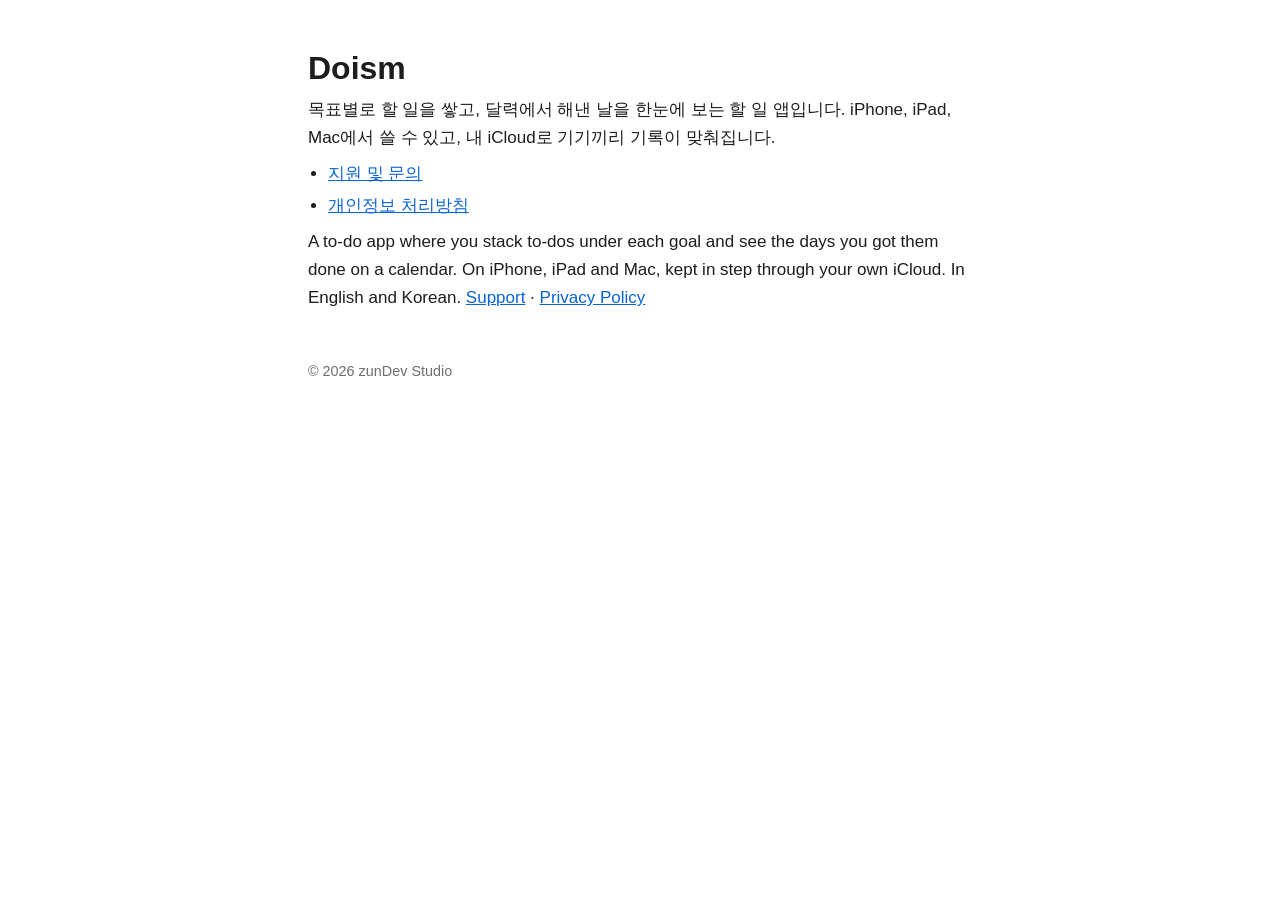
<file: index.html>
<!doctype html>
<html lang="ko">
<head>
  <meta charset="utf-8">
  <meta name="viewport" content="width=device-width, initial-scale=1">
  <title>Doism</title>
  <meta name="description" content="Doism - 목표별 할 일과 달력. iPhone, iPad, Mac">
  <link rel="stylesheet" href="style.css">
</head>
<body>
<main>
  <h1>Doism</h1>
  <p>목표별로 할 일을 쌓고, 달력에서 해낸 날을 한눈에 보는 할 일 앱입니다. iPhone, iPad, Mac에서 쓸 수 있고, 내 iCloud로 기기끼리 기록이 맞춰집니다.</p>
  <ul>
    <li><a href="support/">지원 및 문의</a></li>
    <li><a href="privacy/">개인정보 처리방침</a></li>
  </ul>
  <p lang="en">A to-do app where you stack to-dos under each goal and see the days you got them done on a calendar. On iPhone, iPad and Mac, kept in step through your own iCloud. In English and Korean. <a href="support/">Support</a> · <a href="privacy/">Privacy Policy</a></p>
  <footer>© 2026 zunDev Studio</footer>
</main>
</body>
</html>
</file>
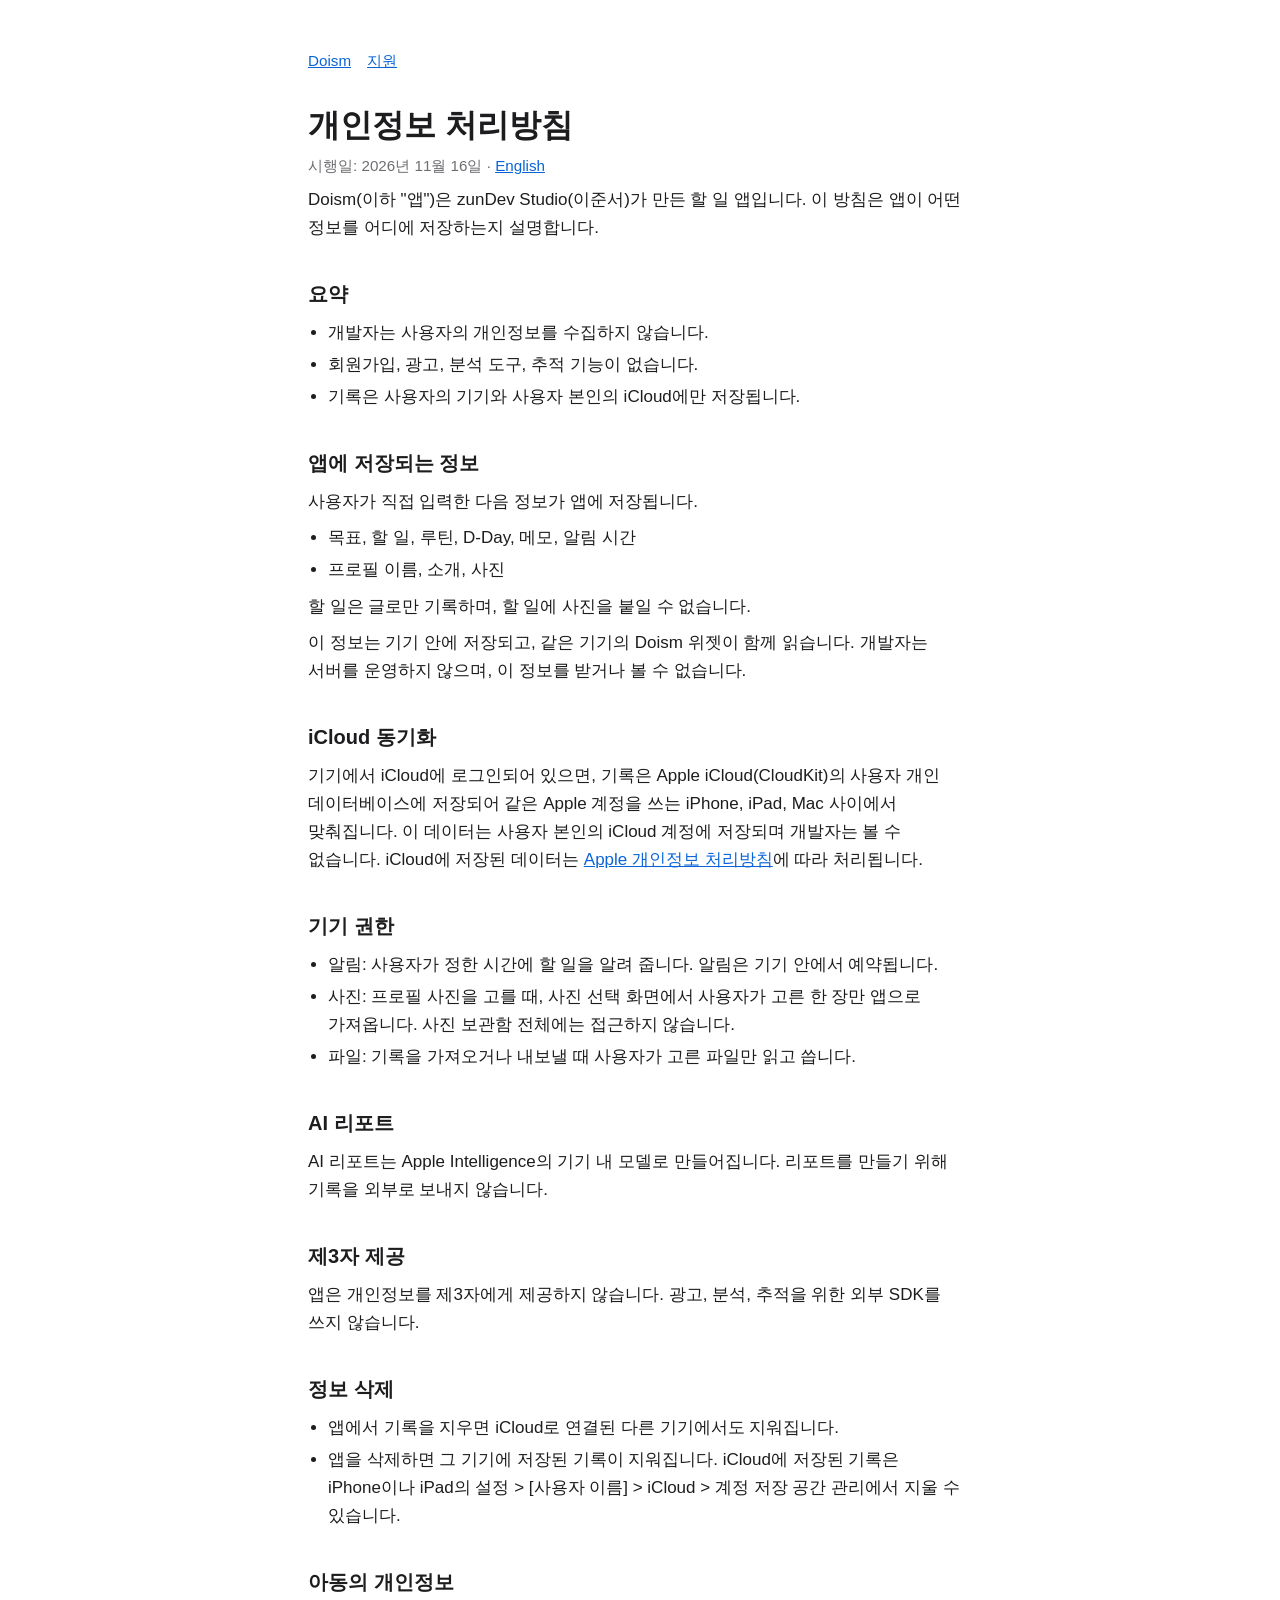
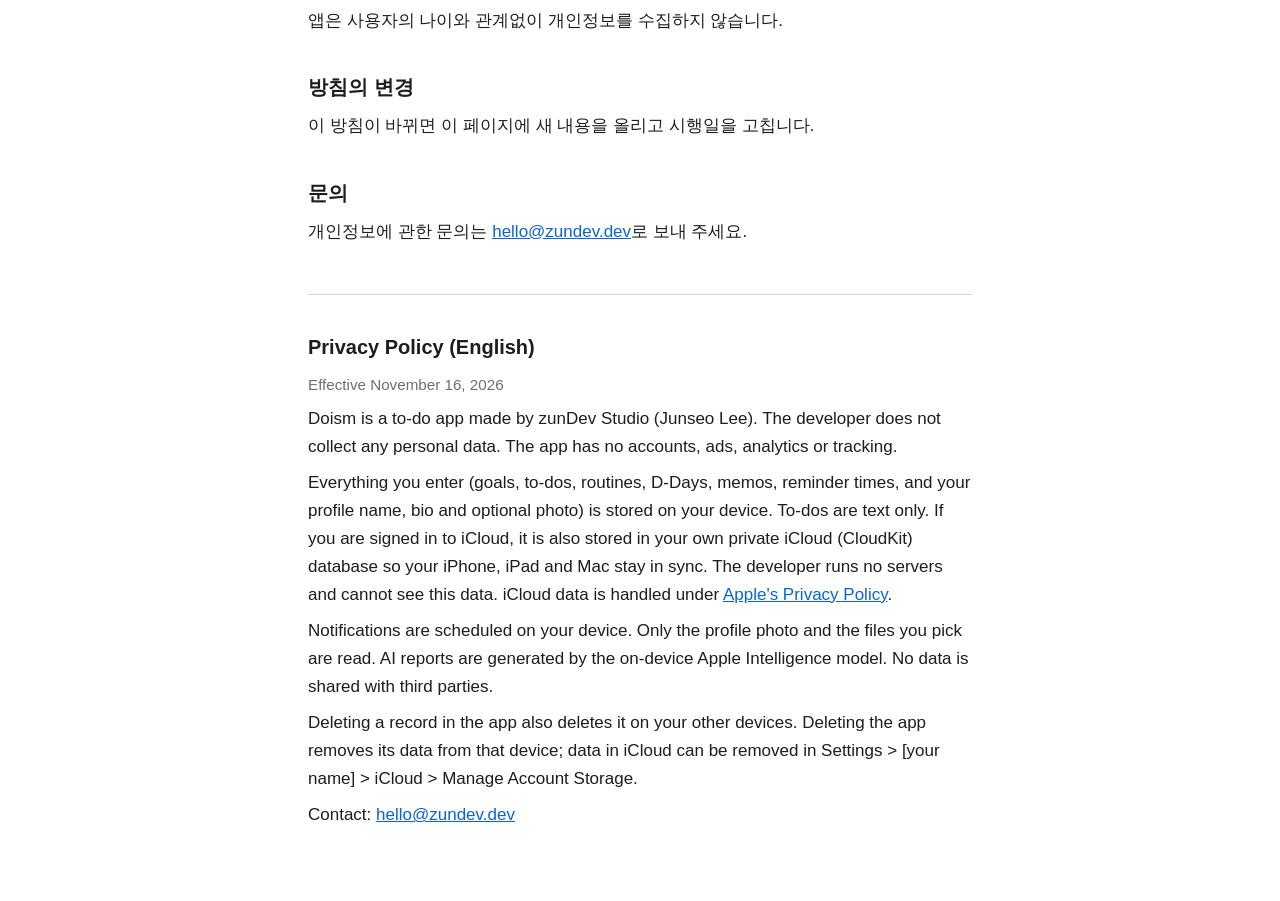
<file: privacy/index.html>
<!doctype html>
<html lang="ko">
<head>
  <meta charset="utf-8">
  <meta name="viewport" content="width=device-width, initial-scale=1">
  <title>개인정보 처리방침 - Doism</title>
  <link rel="stylesheet" href="../style.css">
</head>
<body>
<main>
  <nav><a href="../">Doism</a><a href="../support/">지원</a></nav>

  <h1>개인정보 처리방침</h1>
  <p class="meta">시행일: 2026년 11월 16일 · <a href="#en" lang="en">English</a></p>

  <p>Doism(이하 "앱")은 zunDev Studio(이준서)가 만든 할 일 앱입니다. 이 방침은 앱이 어떤 정보를 어디에 저장하는지 설명합니다.</p>

  <h2>요약</h2>
  <ul>
    <li>개발자는 사용자의 개인정보를 수집하지 않습니다.</li>
    <li>회원가입, 광고, 분석 도구, 추적 기능이 없습니다.</li>
    <li>기록은 사용자의 기기와 사용자 본인의 iCloud에만 저장됩니다.</li>
  </ul>

  <h2>앱에 저장되는 정보</h2>
  <p>사용자가 직접 입력한 다음 정보가 앱에 저장됩니다.</p>
  <ul>
    <li>목표, 할 일, 루틴, D-Day, 메모, 알림 시간</li>
    <li>프로필 이름, 소개, 사진</li>
  </ul>
  <p>할 일은 글로만 기록하며, 할 일에 사진을 붙일 수 없습니다.</p>
  <p>이 정보는 기기 안에 저장되고, 같은 기기의 Doism 위젯이 함께 읽습니다. 개발자는 서버를 운영하지 않으며, 이 정보를 받거나 볼 수 없습니다.</p>

  <h2>iCloud 동기화</h2>
  <p>기기에서 iCloud에 로그인되어 있으면, 기록은 Apple iCloud(CloudKit)의 사용자 개인 데이터베이스에 저장되어 같은 Apple 계정을 쓰는 iPhone, iPad, Mac 사이에서 맞춰집니다. 이 데이터는 사용자 본인의 iCloud 계정에 저장되며 개발자는 볼 수 없습니다. iCloud에 저장된 데이터는 <a href="https://www.apple.com/kr/legal/privacy/">Apple 개인정보 처리방침</a>에 따라 처리됩니다.</p>

  <h2>기기 권한</h2>
  <ul>
    <li>알림: 사용자가 정한 시간에 할 일을 알려 줍니다. 알림은 기기 안에서 예약됩니다.</li>
    <li>사진: 프로필 사진을 고를 때, 사진 선택 화면에서 사용자가 고른 한 장만 앱으로 가져옵니다. 사진 보관함 전체에는 접근하지 않습니다.</li>
    <li>파일: 기록을 가져오거나 내보낼 때 사용자가 고른 파일만 읽고 씁니다.</li>
  </ul>

  <h2>AI 리포트</h2>
  <p>AI 리포트는 Apple Intelligence의 기기 내 모델로 만들어집니다. 리포트를 만들기 위해 기록을 외부로 보내지 않습니다.</p>

  <h2>제3자 제공</h2>
  <p>앱은 개인정보를 제3자에게 제공하지 않습니다. 광고, 분석, 추적을 위한 외부 SDK를 쓰지 않습니다.</p>

  <h2>정보 삭제</h2>
  <ul>
    <li>앱에서 기록을 지우면 iCloud로 연결된 다른 기기에서도 지워집니다.</li>
    <li>앱을 삭제하면 그 기기에 저장된 기록이 지워집니다. iCloud에 저장된 기록은 iPhone이나 iPad의 설정 &gt; [사용자 이름] &gt; iCloud &gt; 계정 저장 공간 관리에서 지울 수 있습니다.</li>
  </ul>

  <h2>아동의 개인정보</h2>
  <p>앱은 사용자의 나이와 관계없이 개인정보를 수집하지 않습니다.</p>

  <h2>방침의 변경</h2>
  <p>이 방침이 바뀌면 이 페이지에 새 내용을 올리고 시행일을 고칩니다.</p>

  <h2>문의</h2>
  <p>개인정보에 관한 문의는 <a href="mailto:hello@zundev.dev">hello@zundev.dev</a>로 보내 주세요.</p>

  <hr>

  <h2 lang="en" id="en">Privacy Policy (English)</h2>
  <div lang="en">
    <p class="meta">Effective November 16, 2026</p>
    <p>Doism is a to-do app made by zunDev Studio (Junseo Lee). The developer does not collect any personal data. The app has no accounts, ads, analytics or tracking.</p>
    <p>Everything you enter (goals, to-dos, routines, D-Days, memos, reminder times, and your profile name, bio and optional photo) is stored on your device. To-dos are text only. If you are signed in to iCloud, it is also stored in your own private iCloud (CloudKit) database so your iPhone, iPad and Mac stay in sync. The developer runs no servers and cannot see this data. iCloud data is handled under <a href="https://www.apple.com/legal/privacy/">Apple's Privacy Policy</a>.</p>
    <p>Notifications are scheduled on your device. Only the profile photo and the files you pick are read. AI reports are generated by the on-device Apple Intelligence model. No data is shared with third parties.</p>
    <p>Deleting a record in the app also deletes it on your other devices. Deleting the app removes its data from that device; data in iCloud can be removed in Settings &gt; [your name] &gt; iCloud &gt; Manage Account Storage.</p>
    <p>Contact: <a href="mailto:hello@zundev.dev">hello@zundev.dev</a></p>
  </div>
</main>
</body>
</html>
</file>
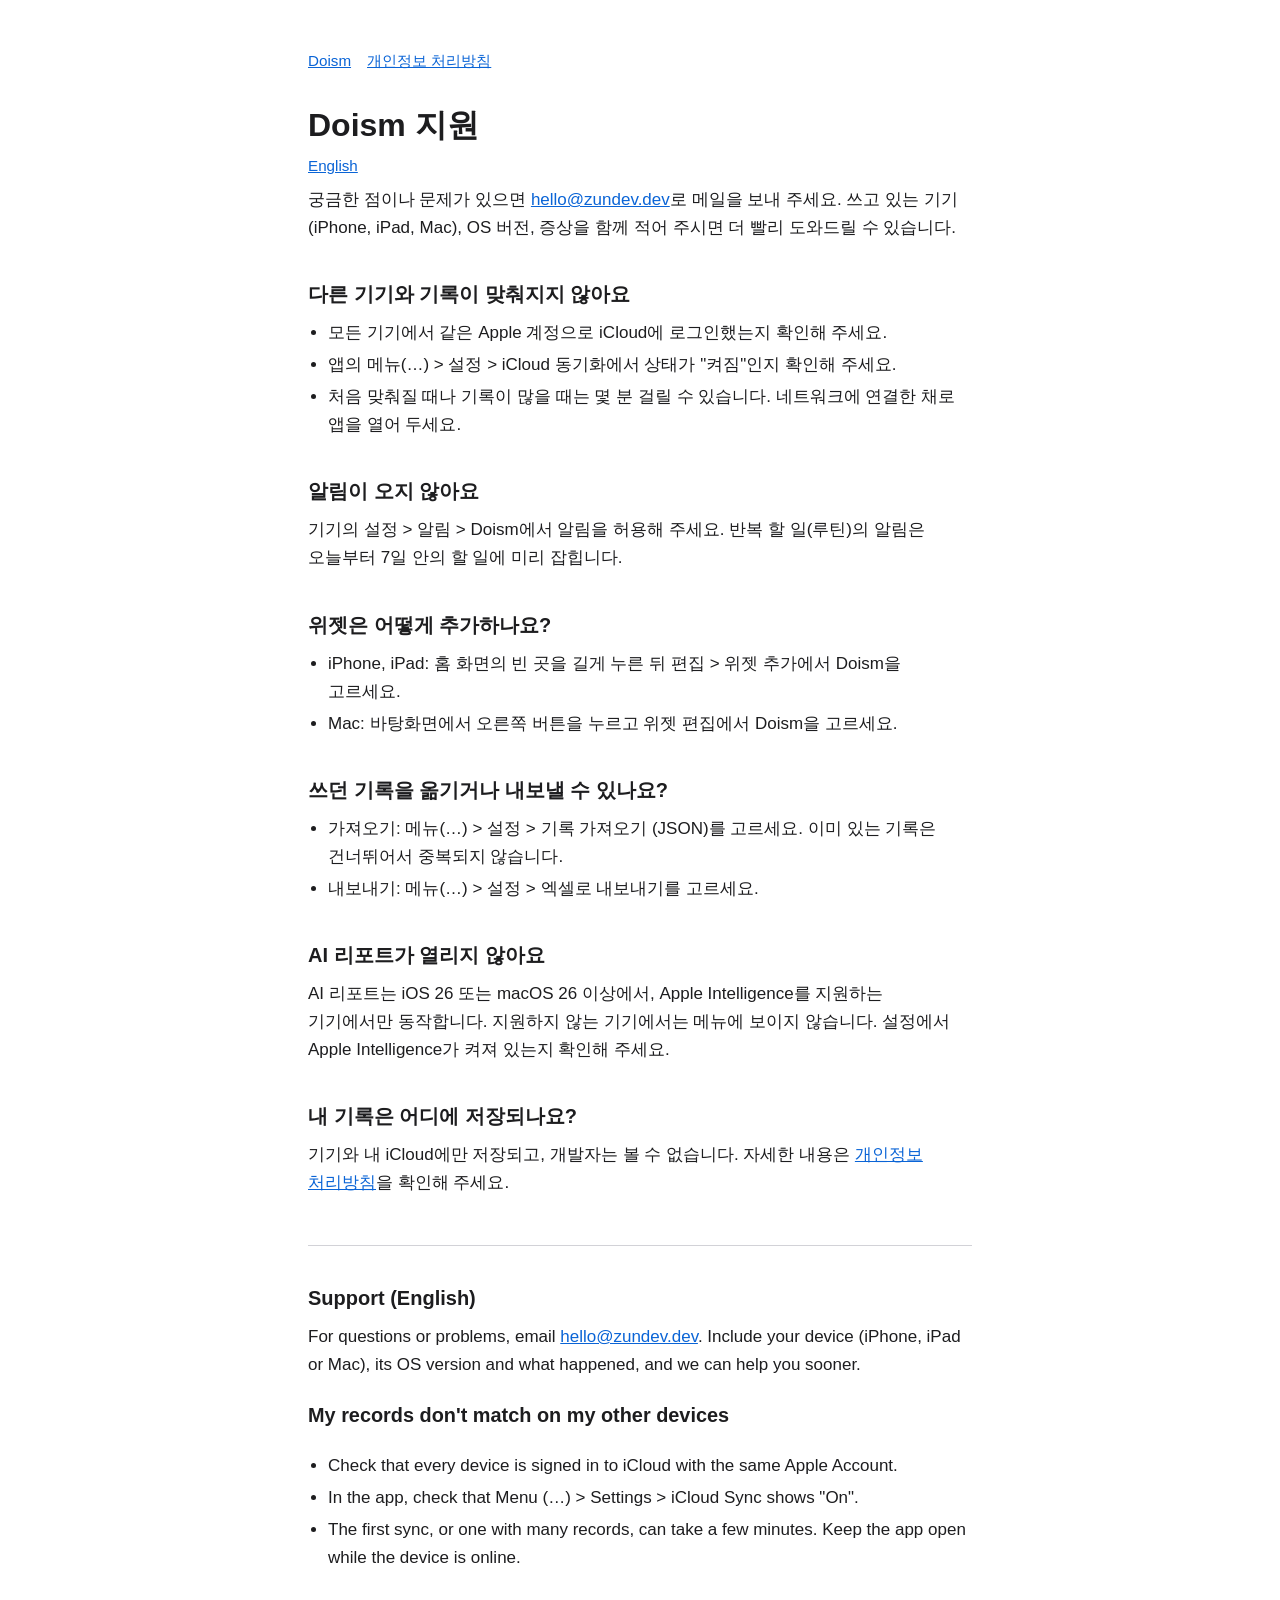
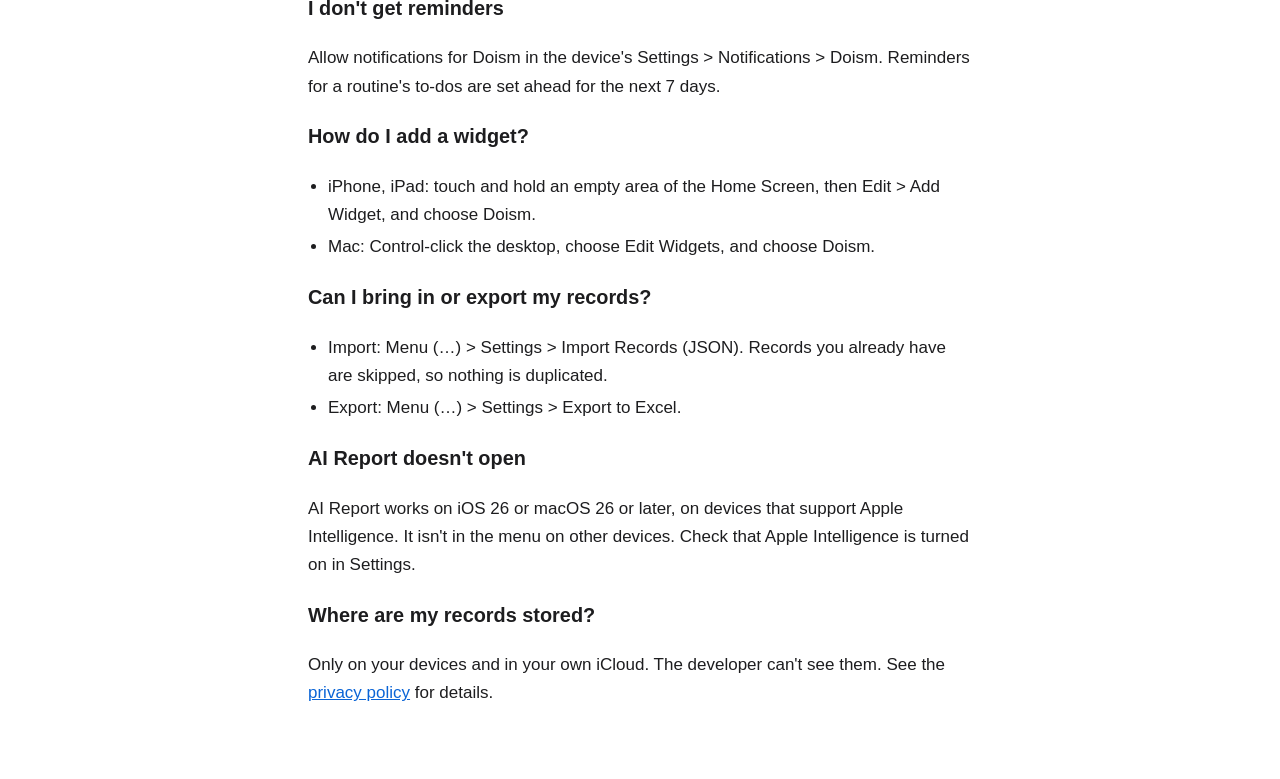
<file: support/index.html>
<!doctype html>
<html lang="ko">
<head>
  <meta charset="utf-8">
  <meta name="viewport" content="width=device-width, initial-scale=1">
  <title>지원 - Doism</title>
  <link rel="stylesheet" href="../style.css">
</head>
<body>
<main>
  <nav><a href="../">Doism</a><a href="../privacy/">개인정보 처리방침</a></nav>

  <h1>Doism 지원</h1>
  <p class="meta" lang="en"><a href="#en">English</a></p>
  <p>궁금한 점이나 문제가 있으면 <a href="mailto:hello@zundev.dev">hello@zundev.dev</a>로 메일을 보내 주세요. 쓰고 있는 기기(iPhone, iPad, Mac), OS 버전, 증상을 함께 적어 주시면 더 빨리 도와드릴 수 있습니다.</p>

  <h2>다른 기기와 기록이 맞춰지지 않아요</h2>
  <ul>
    <li>모든 기기에서 같은 Apple 계정으로 iCloud에 로그인했는지 확인해 주세요.</li>
    <li>앱의 메뉴(…) &gt; 설정 &gt; iCloud 동기화에서 상태가 "켜짐"인지 확인해 주세요.</li>
    <li>처음 맞춰질 때나 기록이 많을 때는 몇 분 걸릴 수 있습니다. 네트워크에 연결한 채로 앱을 열어 두세요.</li>
  </ul>

  <h2>알림이 오지 않아요</h2>
  <p>기기의 설정 &gt; 알림 &gt; Doism에서 알림을 허용해 주세요. 반복 할 일(루틴)의 알림은 오늘부터 7일 안의 할 일에 미리 잡힙니다.</p>

  <h2>위젯은 어떻게 추가하나요?</h2>
  <ul>
    <li>iPhone, iPad: 홈 화면의 빈 곳을 길게 누른 뒤 편집 &gt; 위젯 추가에서 Doism을 고르세요.</li>
    <li>Mac: 바탕화면에서 오른쪽 버튼을 누르고 위젯 편집에서 Doism을 고르세요.</li>
  </ul>

  <h2>쓰던 기록을 옮기거나 내보낼 수 있나요?</h2>
  <ul>
    <li>가져오기: 메뉴(…) &gt; 설정 &gt; 기록 가져오기 (JSON)를 고르세요. 이미 있는 기록은 건너뛰어서 중복되지 않습니다.</li>
    <li>내보내기: 메뉴(…) &gt; 설정 &gt; 엑셀로 내보내기를 고르세요.</li>
  </ul>

  <h2>AI 리포트가 열리지 않아요</h2>
  <p>AI 리포트는 iOS 26 또는 macOS 26 이상에서, Apple Intelligence를 지원하는 기기에서만 동작합니다. 지원하지 않는 기기에서는 메뉴에 보이지 않습니다. 설정에서 Apple Intelligence가 켜져 있는지 확인해 주세요.</p>

  <h2>내 기록은 어디에 저장되나요?</h2>
  <p>기기와 내 iCloud에만 저장되고, 개발자는 볼 수 없습니다. 자세한 내용은 <a href="../privacy/">개인정보 처리방침</a>을 확인해 주세요.</p>

  <hr>

  <div lang="en" id="en">
    <h2>Support (English)</h2>
    <p>For questions or problems, email <a href="mailto:hello@zundev.dev">hello@zundev.dev</a>. Include your device (iPhone, iPad or Mac), its OS version and what happened, and we can help you sooner.</p>

    <h3>My records don't match on my other devices</h3>
    <ul>
      <li>Check that every device is signed in to iCloud with the same Apple Account.</li>
      <li>In the app, check that Menu (…) &gt; Settings &gt; iCloud Sync shows "On".</li>
      <li>The first sync, or one with many records, can take a few minutes. Keep the app open while the device is online.</li>
    </ul>

    <h3>I don't get reminders</h3>
    <p>Allow notifications for Doism in the device's Settings &gt; Notifications &gt; Doism. Reminders for a routine's to-dos are set ahead for the next 7 days.</p>

    <h3>How do I add a widget?</h3>
    <ul>
      <li>iPhone, iPad: touch and hold an empty area of the Home Screen, then Edit &gt; Add Widget, and choose Doism.</li>
      <li>Mac: Control-click the desktop, choose Edit Widgets, and choose Doism.</li>
    </ul>

    <h3>Can I bring in or export my records?</h3>
    <ul>
      <li>Import: Menu (…) &gt; Settings &gt; Import Records (JSON). Records you already have are skipped, so nothing is duplicated.</li>
      <li>Export: Menu (…) &gt; Settings &gt; Export to Excel.</li>
    </ul>

    <h3>AI Report doesn't open</h3>
    <p>AI Report works on iOS 26 or macOS 26 or later, on devices that support Apple Intelligence. It isn't in the menu on other devices. Check that Apple Intelligence is turned on in Settings.</p>

    <h3>Where are my records stored?</h3>
    <p>Only on your devices and in your own iCloud. The developer can't see them. See the <a href="../privacy/">privacy policy</a> for details.</p>
  </div>
</main>
</body>
</html>
</file>
<file: style.css>
:root {
  color-scheme: light dark;
  --text: #1d1d1f;
  --muted: #6e6e73;
  --bg: #ffffff;
  --line: #d2d2d7;
  --link: #0a64d6;
}

@media (prefers-color-scheme: dark) {
  :root {
    --text: #f5f5f7;
    --muted: #a1a1a6;
    --bg: #111113;
    --line: #3a3a3c;
    --link: #5eb0ff;
  }
}

* { box-sizing: border-box; }

body {
  margin: 0;
  background: var(--bg);
  color: var(--text);
  font: 17px/1.65 -apple-system, BlinkMacSystemFont, "Apple SD Gothic Neo", "Pretendard", "Noto Sans KR", sans-serif;
  word-break: keep-all;
  overflow-wrap: anywhere;
}

main {
  max-width: 44rem;
  margin: 0 auto;
  padding: 3rem 1.25rem 4rem;
}

h1 { font-size: 2rem; line-height: 1.25; margin: 0 0 0.5rem; }
h2 { font-size: 1.25rem; margin: 2.25rem 0 0.5rem; }
p, ul { margin: 0.5rem 0; }
ul { padding-left: 1.25rem; }
li + li { margin-top: 0.25rem; }

a { color: var(--link); }
a:focus-visible { outline: 2px solid var(--link); outline-offset: 2px; border-radius: 2px; }

.meta { color: var(--muted); font-size: 0.95rem; }
hr { border: 0; border-top: 1px solid var(--line); margin: 3rem 0 1.5rem; }

nav { margin-bottom: 2rem; font-size: 0.95rem; }
nav a { margin-right: 1rem; }

footer { color: var(--muted); font-size: 0.9rem; margin-top: 3rem; }
</file>
